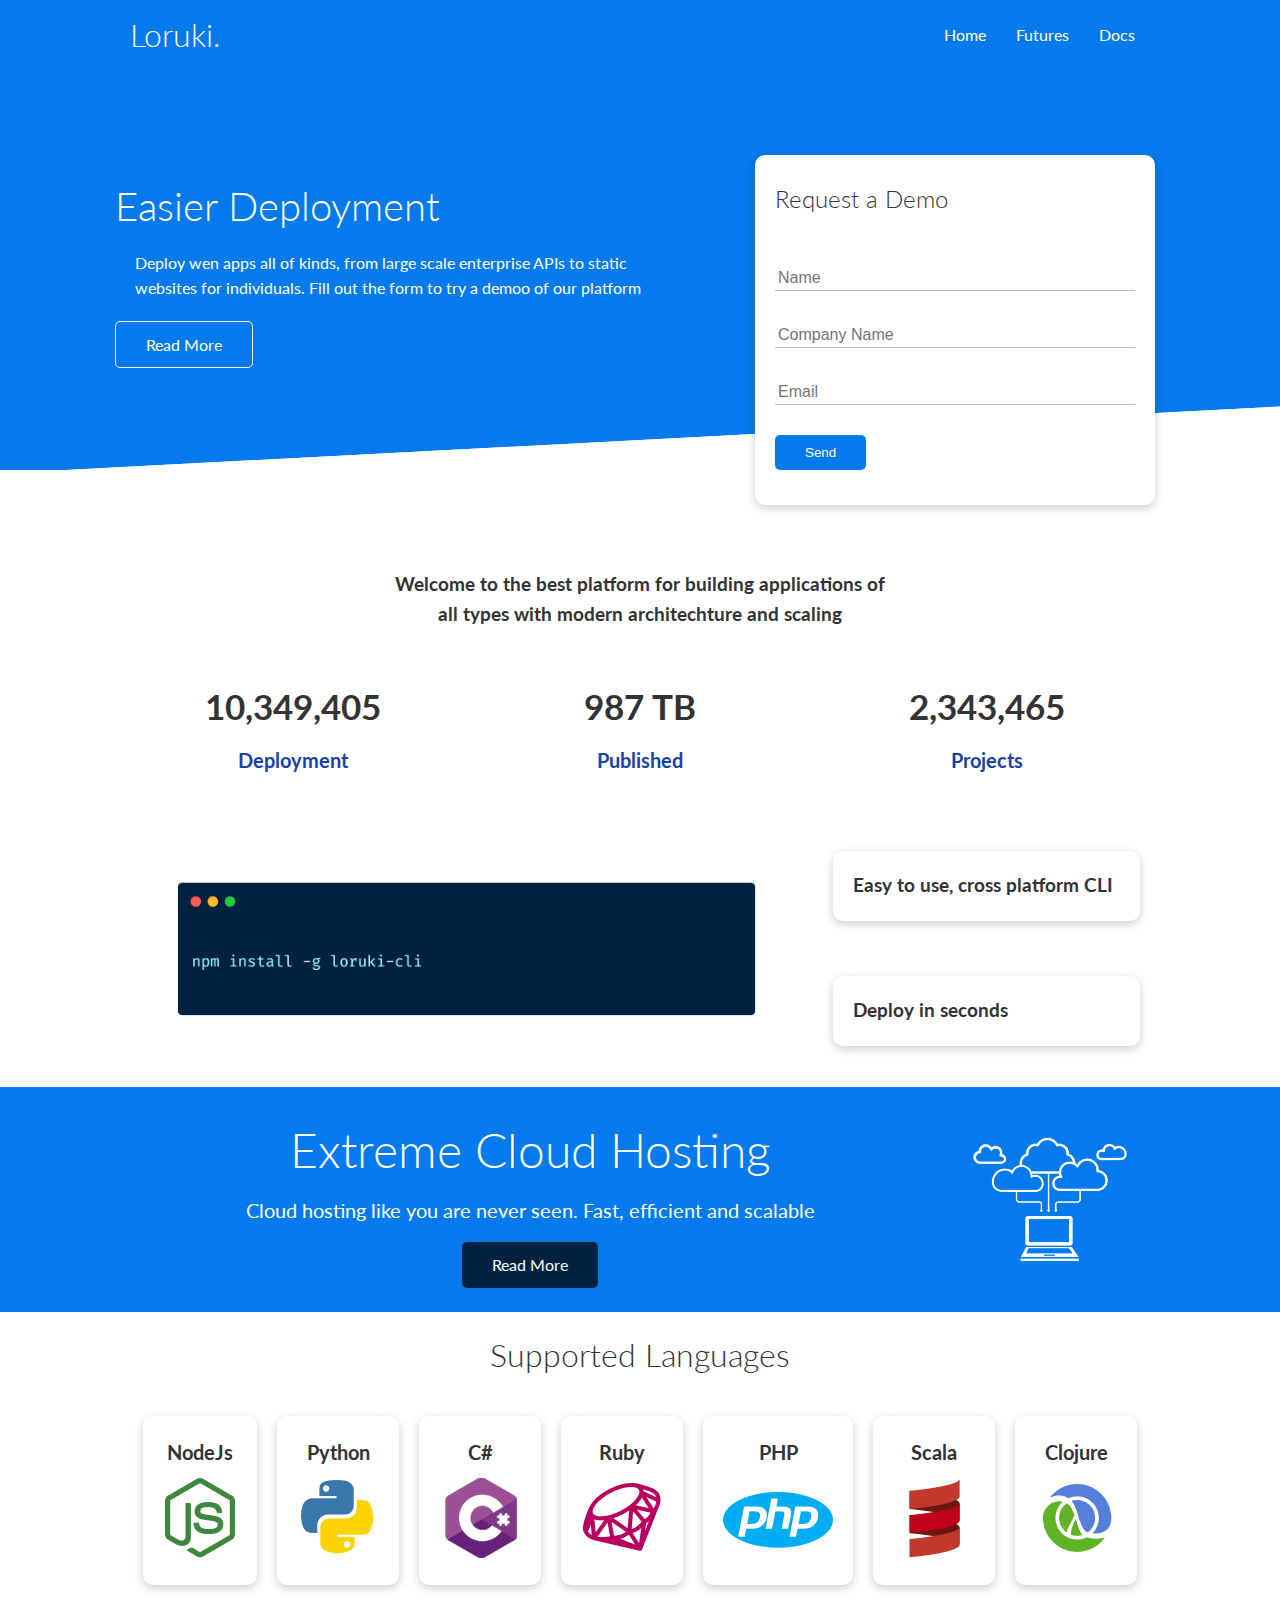
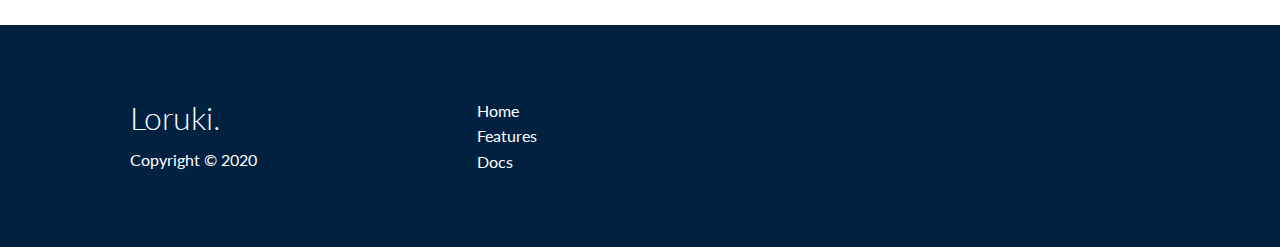
<file: index.html>
<!DOCTYPE html>
<html lang="en">
  <head>
    <meta charset="UTF-8" />
    <meta name="viewport" content="width=device-width, initial-scale=1.0" />
    <link
      rel="stylesheet"
      href="https://cdnjs.cloudflare.com/ajax/libs/font-awesome/5.15.1/css/all.min.css"
      integrity="sha512-+4zCK9k+qNFUR5X+cKL9EIR+ZOhtIloNl9GIKS57V1MyNsYpYcUrUeQc9vNfzsWfV28IaLL3i96P9sdNyeRssA=="
      crossorigin="anonymous"
    />
    <link rel="stylesheet" href="css/style.css" />
    <link rel="stylesheet" href="css/utilities.css" />
    <title>Loruki | Cloud Hosting For Everyone</title>
  </head>
  <body>
    <!-- NAVBAR -->
    <div class="navbar">
      <div class="container flex">
        <h1 class="logo">Loruki.</h1>
        <nav>
          <ul>
            <li><a href="index.html">Home</a></li>
            <li><a href="features.html">Futures</a></li>
            <li><a href="docs.html">Docs</a></li>
          </ul>
        </nav>
      </div>
    </div>
    <!-- SHOWCASE -->
    <section class="showcase">
      <div class="container grid">
        <div class="showcase-text">
          <h1>Easier Deployment</h1>
          <p>
            Deploy wen apps all of kinds, from large scale enterprise APIs to
            static websites for individuals. Fill out the form to try a demoo of
            our platform
          </p>
          <a href="features.html" class="btn btn-outline">Read More</a>
        </div>
        <div class="showcase-form card">
          <h2>Request a Demo</h2>
          <form
            name="contact"
            method="POST"
            netlify-honeypot="bot-field"
            data-netlify="true"
          >
            <input type="hidden" name="form-name" value="contact" />
            <p class="hidden">
              <label
                >Don’t fill this out if you're human: <input name="bot-field"
              /></label>
            </p>
            <div class="form-control">
              <input type="text" name="name" placeholder="Name" required />
            </div>
            <div class="form-control">
              <input
                type="text"
                name="company"
                placeholder="Company Name"
                required
              />
            </div>
            <div class="form-control">
              <input type="email" name="email" placeholder="Email" required />
            </div>

            <input type="submit" value="Send" class="btn btn-primary" />
          </form>
        </div>
      </div>
    </section>

    <!-- STATS -->
    <section class="stats">
      <div class="container">
        <h3 class="stats-heading text-center my-1">
          Welcome to the best platform for building applications of all types
          with modern architechture and scaling
        </h3>
        <div class="grid grid-3 text-center my-4">
          <div>
            <i class="fas fa-server fa-3x"></i>
            <h3>10,349,405</h3>
            <p class="text-secondary">Deployment</p>
          </div>

          <div>
            <i class="fas fa-upload fa-3x"></i>
            <h3>987 TB</h3>
            <p class="text-secondary">Published</p>
          </div>
          <div>
            <i class="fas fa-project-diagram fa-3x"></i>
            <h3>2,343,465</h3>
            <p class="text-secondary">Projects</p>
          </div>
        </div>
      </div>
    </section>

    <!-- CLI -->

    <section class="cli">
      <div class="container grid">
        <img src="images/cli.png" alt="" />
        <div class="card">
          <h3>Easy to use, cross platform CLI</h3>
        </div>
        <div class="card">
          <h3>Deploy in seconds</h3>
        </div>
      </div>
    </section>

    <!-- CLOUD -->

    <section class="cloud bg-primary my-2 py-2">
      <div class="container grid">
        <div class="text-center">
          <h2 class="lg">Extreme Cloud Hosting</h2>
          <p class="lead my-1">
            Cloud hosting like you are never seen. Fast, efficient and scalable
          </p>
          <a href="features.html" class="btn btn-dark">Read More</a>
        </div>
        <img src="images/cloud.png" alt="" />
      </div>
    </section>

    <!-- SUPPORT LANGUAGES -->

    <section class="languages">
      <h2 class="md text-center my-2">Supported Languages</h2>
      <div class="container flex">
        <div class="card">
          <h4>NodeJs</h4>
          <img src="images/logos/node.png" alt="" />
        </div>
        <div class="card">
          <h4>Python</h4>
          <img src="images/logos/python.png" alt="" />
        </div>
        <div class="card">
          <h4>C#</h4>
          <img src="images/logos/csharp.png" alt="" />
        </div>
        <div class="card">
          <h4>Ruby</h4>
          <img src="images/logos/ruby.png" alt="" />
        </div>
        <div class="card">
          <h4>PHP</h4>
          <img src="images/logos/php.png" alt="" />
        </div>
        <div class="card">
          <h4>Scala</h4>
          <img src="images/logos/scala.png" alt="" />
        </div>
        <div class="card">
          <h4>Clojure</h4>
          <img src="images/logos/clojure.png" alt="" />
        </div>
      </div>
    </section>

    <!-- Footer -->
    <footer class="footer bg-dark py-5">
      <div class="container grid grid-3">
        <div>
          <h1>Loruki.</h1>
          <p>Copyright &copy; 2020</p>
        </div>
        <nav>
          <ul>
            <li>
              <a href="index.html">Home</a>
            </li>
            <li><a href="features.html">Features</a></li>
            <li><a href="docs.html">Docs</a></li>
          </ul>
        </nav>
        <div class="social">
          <a href="#">
            <i class="fab fa-github fa-2x"></i>
          </a>
          <a href="#">
            <i class="fab fa-twitter fa-2x"></i>
          </a>
          <a href="#">
            <i class="fab fa-facebook fa-2x"></i>
          </a>
          <a href="#">
            <i class="fab fa-instagram fa-2x"></i>
          </a>
        </div>
      </div>
    </footer>
  </body>
</html>
</file>
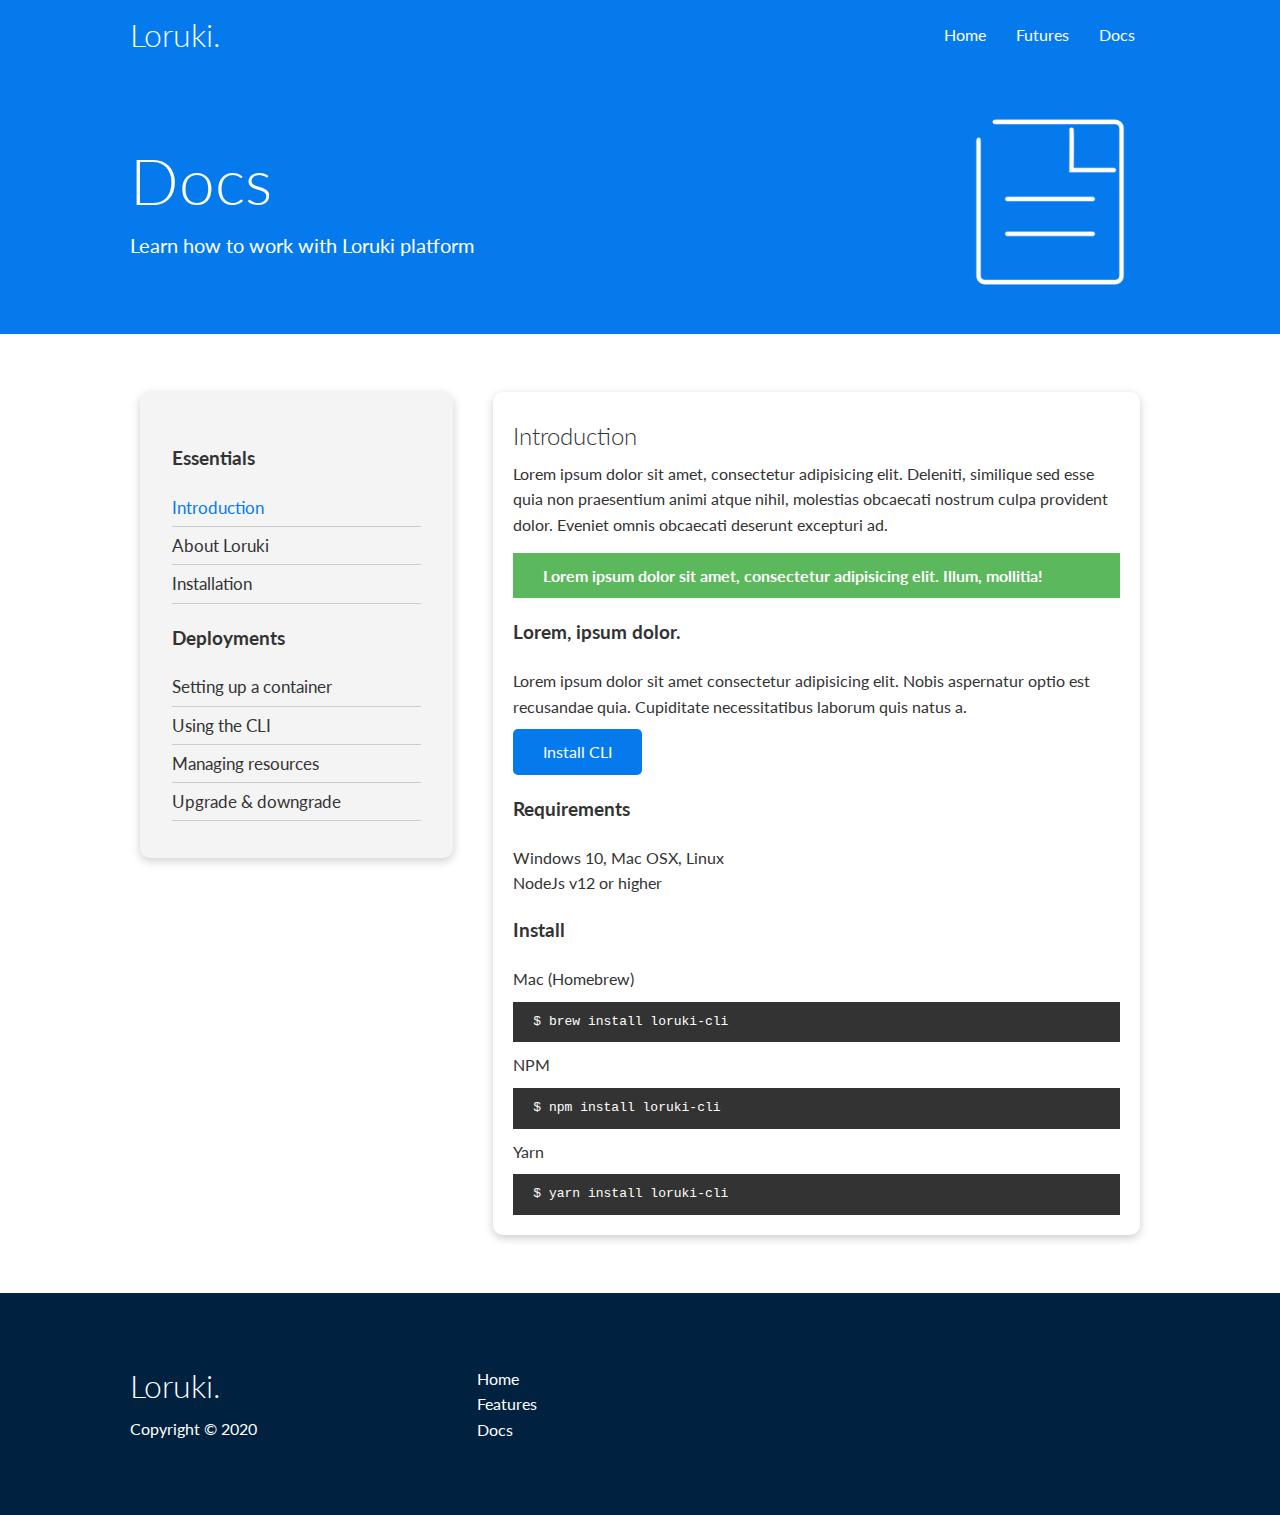
<file: docs.html>
<!DOCTYPE html>
<html lang="en">
  <head>
    <meta charset="UTF-8" />
    <meta name="viewport" content="width=device-width, initial-scale=1.0" />
    <link
      rel="stylesheet"
      href="https://cdnjs.cloudflare.com/ajax/libs/font-awesome/5.15.1/css/all.min.css"
      integrity="sha512-+4zCK9k+qNFUR5X+cKL9EIR+ZOhtIloNl9GIKS57V1MyNsYpYcUrUeQc9vNfzsWfV28IaLL3i96P9sdNyeRssA=="
      crossorigin="anonymous"
    />
    <link rel="stylesheet" href="css/style.css" />
    <link rel="stylesheet" href="css/utilities.css" />
    <title>Loruki | Cloud Hosting For Everyone</title>
  </head>
  <body>
    <!-- NAVBAR -->
    <div class="navbar">
      <div class="container flex">
        <h1 class="logo">Loruki.</h1>
        <nav>
          <ul>
            <li><a href="index.html">Home</a></li>
            <li><a href="features.html">Futures</a></li>
            <li><a href="docs.html">Docs</a></li>
          </ul>
        </nav>
      </div>
    </div>

    <!-- Head -->

    <section class="docs-head bg-primary py-3">
      <div class="container grid">
        <div>
          <h1 class="xl">Docs</h1>
          <p class="lead">Learn how to work with Loruki platform</p>
        </div>
        <img src="images/docs.png" alt="" />
      </div>
    </section>

    <!-- Doc main -->
    <section class="docs-main my-4">
      <div class="container grid">
        <div class="card bg-light p-3">
          <h3 class="my-2">Essentials</h3>
          <nav>
            <ul>
              <li><a href="#" class="text-primary">Introduction</a></li>
              <li><a href="#">About Loruki</a></li>
              <li><a href="#">Installation</a></li>
            </ul>
          </nav>

          <h3 class="my-2">Deployments</h3>
          <nav>
            <ul>
              <li><a href="#">Setting up a container</a></li>
              <li><a href="#">Using the CLI</a></li>
              <li><a href="#">Managing resources</a></li>
              <li><a href="#">Upgrade & downgrade</a></li>
            </ul>
          </nav>
        </div>

        <div class="card">
          <h2>Introduction</h2>
          <p>
            Lorem ipsum dolor sit amet, consectetur adipisicing elit. Deleniti,
            similique sed esse quia non praesentium animi atque nihil, molestias
            obcaecati nostrum culpa provident dolor. Eveniet omnis obcaecati
            deserunt excepturi ad.
          </p>
          <div class="alert alert-success">
            <i class="fas fa-info"></i>Lorem ipsum dolor sit amet, consectetur
            adipisicing elit. Illum, mollitia!
          </div>
          <h3>Lorem, ipsum dolor.</h3>
          <p>
            Lorem ipsum dolor sit amet consectetur adipisicing elit. Nobis
            aspernatur optio est recusandae quia. Cupiditate necessitatibus
            laborum quis natus a.
          </p>
          <a href="#" class="btn btn-primary">Install CLI</a>

          <h3>Requirements</h3>
          <ul>
            <li>Windows 10, Mac OSX, Linux</li>
            <li>NodeJs v12 or higher</li>
          </ul>

          <h3>Install</h3>
          <p>Mac (Homebrew)</p>
          <pre><code>$ brew install loruki-cli</code></pre>
          <p>NPM</p>
          <pre><code>$ npm install loruki-cli</code></pre>
          <p>Yarn</p>
          <pre><code>$ yarn install loruki-cli</code></pre>
        </div>
      </div>
    </section>

    <!-- Footer -->
    <footer class="footer bg-dark py-5">
      <div class="container grid grid-3">
        <div>
          <h1>Loruki.</h1>
          <p>Copyright &copy; 2020</p>
        </div>
        <nav>
          <ul>
            <li>
              <a href="index.html">Home</a>
            </li>
            <li><a href="features.html">Features</a></li>
            <li><a href="docs.html">Docs</a></li>
          </ul>
        </nav>
        <div class="social">
          <a href="#">
            <i class="fab fa-github fa-2x"></i>
          </a>
          <a href="#">
            <i class="fab fa-twitter fa-2x"></i>
          </a>
          <a href="#">
            <i class="fab fa-facebook fa-2x"></i>
          </a>
          <a href="#">
            <i class="fab fa-instagram fa-2x"></i>
          </a>
        </div>
      </div>
    </footer>
  </body>
</html>
</file>
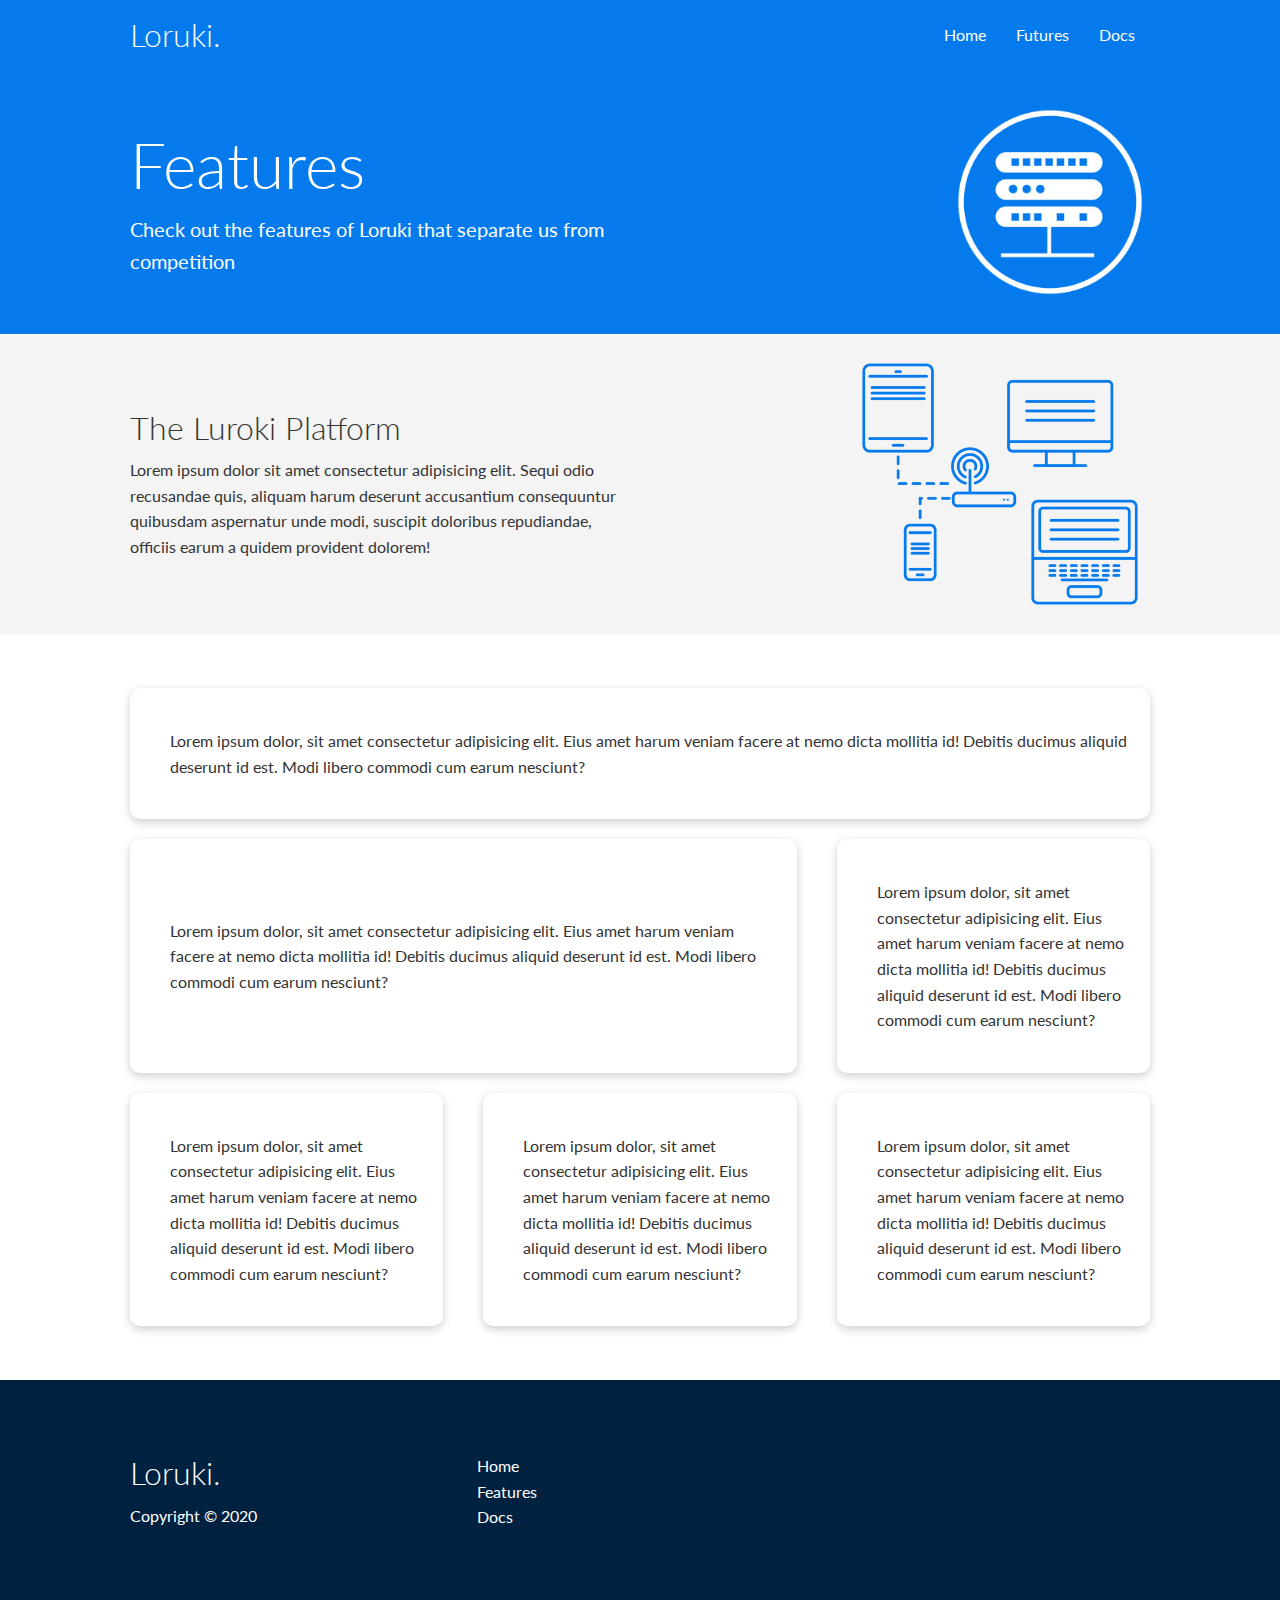
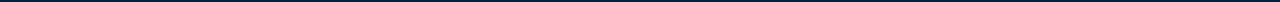
<file: features.html>
<!DOCTYPE html>
<html lang="en">
  <head>
    <meta charset="UTF-8" />
    <meta name="viewport" content="width=device-width, initial-scale=1.0" />
    <link
      rel="stylesheet"
      href="https://cdnjs.cloudflare.com/ajax/libs/font-awesome/5.15.1/css/all.min.css"
      integrity="sha512-+4zCK9k+qNFUR5X+cKL9EIR+ZOhtIloNl9GIKS57V1MyNsYpYcUrUeQc9vNfzsWfV28IaLL3i96P9sdNyeRssA=="
      crossorigin="anonymous"
    />
    <link rel="stylesheet" href="css/style.css" />
    <link rel="stylesheet" href="css/utilities.css" />
    <title>Loruki | Cloud Hosting For Everyone</title>
  </head>
  <body>
    <!-- NAVBAR -->
    <div class="navbar">
      <div class="container flex">
        <h1 class="logo">Loruki.</h1>
        <nav>
          <ul>
            <li><a href="index.html">Home</a></li>
            <li><a href="features.html">Futures</a></li>
            <li><a href="docs.html">Docs</a></li>
          </ul>
        </nav>
      </div>
    </div>

    <!-- Head -->

    <section class="features-head bg-primary py-3">
      <div class="container grid">
        <div>
          <h1 class="xl">Features</h1>
          <p class="lead">
            Check out the features of Loruki that separate us from competition
          </p>
        </div>
        <img src="images/server.png" alt="" />
      </div>
    </section>

    <!-- Sub Head -->

    <section class="features-sub-head bg-light py3">
      <div class="container grid">
        <div>
          <h1 class="md">The Luroki Platform</h1>
          <p>
            Lorem ipsum dolor sit amet consectetur adipisicing elit. Sequi odio
            recusandae quis, aliquam harum deserunt accusantium consequuntur
            quibusdam aspernatur unde modi, suscipit doloribus repudiandae,
            officiis earum a quidem provident dolorem!
          </p>
        </div>
        <img src="images/server2.png" alt="" />
      </div>
    </section>

    <!-- Main -->
    <section class="features-main my-2">
      <div class="container grid grid-3">
        <div class="card flex">
          <i class="fas fa-server fa-3x"></i>
          <p>
            Lorem ipsum dolor, sit amet consectetur adipisicing elit. Eius amet
            harum veniam facere at nemo dicta mollitia id! Debitis ducimus
            aliquid deserunt id est. Modi libero commodi cum earum nesciunt?
          </p>
        </div>
        <div class="card flex">
          <i class="fas fa-database fa-3x"></i>
          <p>
            Lorem ipsum dolor, sit amet consectetur adipisicing elit. Eius amet
            harum veniam facere at nemo dicta mollitia id! Debitis ducimus
            aliquid deserunt id est. Modi libero commodi cum earum nesciunt?
          </p>
        </div>
        <div class="card flex">
          <i class="fas fa-upload fa-3x"></i>
          <p>
            Lorem ipsum dolor, sit amet consectetur adipisicing elit. Eius amet
            harum veniam facere at nemo dicta mollitia id! Debitis ducimus
            aliquid deserunt id est. Modi libero commodi cum earum nesciunt?
          </p>
        </div>
        <div class="card flex">
          <i class="fas fa-laptop-code fa-3x"></i>
          <p>
            Lorem ipsum dolor, sit amet consectetur adipisicing elit. Eius amet
            harum veniam facere at nemo dicta mollitia id! Debitis ducimus
            aliquid deserunt id est. Modi libero commodi cum earum nesciunt?
          </p>
        </div>

        <div class="card flex">
          <i class="fas fa-database fa-3x"></i>
          <p>
            Lorem ipsum dolor, sit amet consectetur adipisicing elit. Eius amet
            harum veniam facere at nemo dicta mollitia id! Debitis ducimus
            aliquid deserunt id est. Modi libero commodi cum earum nesciunt?
          </p>
        </div>

        <div class="card flex">
          <i class="fas fa-power-off fa-3x"></i>
          <p>
            Lorem ipsum dolor, sit amet consectetur adipisicing elit. Eius amet
            harum veniam facere at nemo dicta mollitia id! Debitis ducimus
            aliquid deserunt id est. Modi libero commodi cum earum nesciunt?
          </p>
        </div>
      </div>
    </section>

    <!-- Footer -->
    <footer class="footer bg-dark py-5">
      <div class="container grid grid-3">
        <div>
          <h1>Loruki.</h1>
          <p>Copyright &copy; 2020</p>
        </div>
        <nav>
          <ul>
            <li>
              <a href="index.html">Home</a>
            </li>
            <li><a href="features.html">Features</a></li>
            <li><a href="docs.html">Docs</a></li>
          </ul>
        </nav>
        <div class="social">
          <a href="#">
            <i class="fab fa-github fa-2x"></i>
          </a>
          <a href="#">
            <i class="fab fa-twitter fa-2x"></i>
          </a>
          <a href="#">
            <i class="fab fa-facebook fa-2x"></i>
          </a>
          <a href="#">
            <i class="fab fa-instagram fa-2x"></i>
          </a>
        </div>
      </div>
    </footer>
  </body>
</html>
</file>
<file: css/style.css>
@import url('https://fonts.googleapis.com/css2?family=Lato:wght@300&display=swap');

:root {
  --primary-color: #047aed;
  --secondary-color: #1c3fa8;
  --dark-color: #002240;
  --light-color: #f4f4f4;
  --success-color: #5cb85c;
  --error-color: #d9534f;
}

* {
  box-sizing: border-box;
  margin: 0;
  padding: 0;
}

body {
  font-family: 'Lato', 'sans-serif';
  color: #333;
  line-height: 1.6;
}

ul {
  list-style: none;
}

a {
  text-decoration: none;
  color: #333333;
}

h1,
h2 {
  font-weight: 300;
  line-height: 1.2;
  margin: 10px 0;
}

p {
  margin: 10px 0;
}

img {
  width: 100%;
}

code,
pre {
  background: #333;
  color: #ffffff;
  padding: 10px;
}

.hidden {
  visibility: hidden;
  height: 0;
}

/* Navbar */

.navbar {
  background-color: var(--primary-color);
  color: #ffffff;
  height: 70px;
}

.navbar .flex {
  justify-content: space-between;
}

.navbar ul {
  display: flex;
}

.navbar a {
  color: #ffffff;
  padding: 10px;
  margin: 0 5px;
}

.navbar a:hover {
  border-bottom: 2px solid #ffffff;
}

/* Showcase */

.showcase {
  height: 400px;
  background-color: var(--primary-color);
  color: #ffffff;
  position: relative;
}

.showcase h1 {
  font-size: 40px;
}

.showcase p {
  margin: 20px;
}

.showcase .grid {
  grid-template-columns: 55% 45%;
  gap: 30px;
  overflow: visible;
}

.showcase-form {
  position: relative;
  top: 60px;
  height: 350px;
  width: 400px;
  padding: 40px;
  z-index: 100;
  justify-self: flex-end;
  animation: slideInFromRight 1s ease-in;
}

.showcase-form .form-control {
  margin: 30px 0;
}

.showcase-form input[type='text'],
.showcase-form input[type='email'] {
  border: 0;
  border-bottom: 1px solid #b4becb;
  width: 100%;
  padding: 3px;
  font-size: 16px;
}
.showcase-form input:hover {
  outline: none;
}

.showcase-text {
  animation: slideInFromLeft 1s ease-in;
}

.showcase::before,
.showcase::after {
  content: '';
  position: absolute;
  height: 100px;
  bottom: -70px;
  right: 0;
  left: 0;
  background-color: #ffffff;
  transform: skewY(-3deg);
  -webkit-transform: skewY(-3deg);
  -moz-transform: skewY(-3deg);
  -ms-transform: skewY(-3deg);
}

/* Stats */

.stats {
  padding-top: 100px;
  animation: slideInFromBottom 1s ease-in;
}
.stats-heading {
  max-width: 500px;
  margin: auto !important;
}

.stats .grid h3 {
  font-size: 35px;
}

.stats .grid p {
  font-size: 20px;
  font-weight: bold;
}

/* CLI */
.cli .grid {
  grid-template-columns: repeat(3, 1fr);
  grid-template-rows: repeat(2, 1fr);
}

.cli .grid > *:first-child {
  grid-column: 1 / span 2;
  grid-row: 1 / span 2;
}

/* Cloud */

.cloud .grid {
  grid-template-columns: 4fr 1fr;
}

/* Languages */
.languages .flex {
  flex-wrap: wrap;
}

.languages .card {
  text-align: center;
  margin: 18px 10px 40px;
  transition: transform 0.2s ease-in;
}

.languages .card:hover {
  transform: translateY(-15px);
}

.languages .card h4 {
  font-size: 20px;
  margin-bottom: 10px;
}

/* Features */

.features-head img {
  width: 200px;
  justify-self: flex-end;
}

.features-sub-head img {
  width: 300px;
  justify-self: flex-end;
}

/* Features - main */

.features-main .card i {
  margin-right: 20px;
}

.features-main .grid {
  padding: 30px;
}

.features-main .grid > *:first-child {
  grid-column: 1 / span 3;
}

.features-main .grid > *:nth-child(2) {
  grid-column: 1 / span 2;
}

/* Docs */

.docs-head img {
  width: 200px;
  justify-self: flex-end;
}

.docs-main h3 {
  margin: 20px 0;
}

.docs-main .grid {
  grid-template-columns: 1fr 2fr;
  align-items: flex-start;
}

.docs-main nav li {
  font-size: 17px;
  padding-bottom: 5px;
  margin-bottom: 5px;
  border-bottom: 1px #cccccc solid;
}

.docs-main a:hover {
  font-weight: bold;
}

/* Footer */

.footer .social a {
  margin: 0 10px;
}

/* Animations */

@keyframes slideInFromLeft {
  0% {
    transform: translateX(-100%);
  }
  100% {
    transform: translateX(0);
  }
}

@keyframes slideInFromRight {
  0% {
    transform: translateX(100%);
  }
  100% {
    transform: translateX(0);
  }
}

@keyframes slideInFromTop {
  0% {
    transform: translateY(-100%);
  }
  100% {
    transform: translateX(0);
  }
}

@keyframes slideInFromBottom {
  0% {
    transform: translateY(100%);
  }
  100% {
    transform: translateX(0);
  }
}

/* TABLETS and UNDER */

@media (max-width: 768px) {
  .grid,
  .showcase .grid,
  .stats .grid,
  .cli .grid,
  .cloud .grid,
  .features-main .grid,
  .features-head .grid,
  .features-sub-head .grid,
  .docs-head .grid,
  .docs-main .grid {
    grid-template-columns: 1fr;
    grid-template-rows: 1fr;
  }

  .showcase {
    height: auto;
  }

  .showcase-text {
    text-align: center;
    margin-top: 40px;
    animation: slideInFromTop 1s ease-in;
  }

  .showcase-form {
    justify-self: center;
    margin: auto;
    animation: slideInFromBottom 1s ease-in;
  }
  .cli .grid > *:first-child {
    grid-column: 1;
    grid-row: 1;
  }

  .features-head,
  .features-sub-head,
  .docs-head {
    text-align: center;
  }

  .features-head img,
  .features-sub-head img,
  .docs-head img {
    justify-self: center;
  }

  .features-main .grid > *:first-child {
    grid-column: 1;
  }

  .features-main .grid > *:nth-child(2) {
    grid-column: 1;
  }
}

/* MOBILE */

@media (max-width: 500px) {
  .navbar {
    height: 110px;
  }
  .navbar .flex {
    flex-direction: column;
  }
  .navbar ul {
    padding: 10px;
    background-color: rgba(0, 0, 0, 0.1);
  }
}
</file>
<file: css/utilities.css>
/* Utilities */

.container {
  max-width: 1100px;
  margin: 0 auto;
  overflow: hidden;
  padding: 0 40px;
}

.card {
  background-color: #ffffff;
  border-radius: 10px;
  box-shadow: 0 3px 10px rgba(0, 0, 0, 0.2);
  padding: 20px;
  margin: 10px;
  color: #333333;
}

.btn {
  display: inline-block;
  padding: 10px 30px;
  cursor: pointer;
  background-color: var(--primary-color);
  color: #ffffff;
  border: none;
  border-radius: 5px;
}

.btn-outline {
  background-color: transparent;
  border: 1px solid #ffffff;
}

.btn:hover {
  transform: scale(0.98);
}

/* Background */
.bg-primary,
.btn-primary {
  background-color: var(--primary-color);
  color: #ffffff;
}

.bg-secondary,
.btn-secondary {
  background-color: var(--secondary-color);
  color: #ffffff;
}

.bg-dark,
.btn-dark {
  background-color: var(--dark-color);
  color: #ffffff;
}

.bg-light,
.btn-light {
  background-color: var(--light-color);
  color: #333333;
}

.bg-primary a,
.bg-secondary a,
.bg-dark a {
  color: #ffffff;
}

/* Text Colors */

/* Background */
.text-primary {
  color: var(--primary-color);
}

.text-secondary {
  color: var(--secondary-color);
}

.text-dark {
  color: var(--dark-color);
}

.text-light {
  color: var(--light-color);
}

.flex {
  display: flex;
  justify-content: center;
  align-items: center;
  height: 100%;
}

.grid {
  display: grid;
  grid-template-columns: repeat(2, 1fr);
  gap: 20px;
  justify-content: center;
  align-items: center;
  height: 100%;
}

.grid-3 {
  grid-template-columns: repeat(3, 1fr);
}

/* Text sizes */
.text-center {
  text-align: center;
}

.lead {
  font-size: 20px;
}

.xl {
  font-size: 4rem;
}

.lg {
  font-size: 3rem;
}

.md {
  font-size: 2rem;
}

.sm {
  font-size: 1rem;
}

/* margin */
.my-1 {
  margin: 1rem 0;
  /*   1*root-fontsize */
}

.my-2 {
  margin: 1.5rem 0;
}

.my-3 {
  margin: 2rem 0;
}
.my-4 {
  margin: 3rem 0;
}
.my-5 {
  margin: 4rem 0;
}

.m-1 {
  margin: 1rem;
  /*   1*root-fontsize */
}

.m-2 {
  margin: 1.5rem;
}

.m-3 {
  margin: 2rem;
}
.m-4 {
  margin: 3rem;
}
.m-5 {
  margin: 4rem;
}

/* padding */
.py-1 {
  padding: 1rem 0;
  /*   1*root-fontsize */
}

.py-2 {
  padding: 1.5rem 0;
}

.py-3 {
  padding: 2rem 0;
}
.py-4 {
  padding: 3rem 0;
}
.py-5 {
  padding: 4rem 0;
}

.p-1 {
  padding: 1rem;
  /*   1*root-fontsize */
}

.p-2 {
  padding: 1.5rem;
}

.p-3 {
  padding: 2rem;
}
.p-4 {
  padding: 3rem;
}
.p-5 {
  padding: 4rem;
}

.alert {
  background-color: var(--light-color);
  padding: 10px 20px;
  font-weight: bold;
  margin: 15px 0;
}

.alert i {
  margin-right: 10px;
}

.alert-success {
  background-color: var(--success-color);
  color: #ffffff;
}

.alert-error {
  background-color: var(--error-color);
}
</file>
